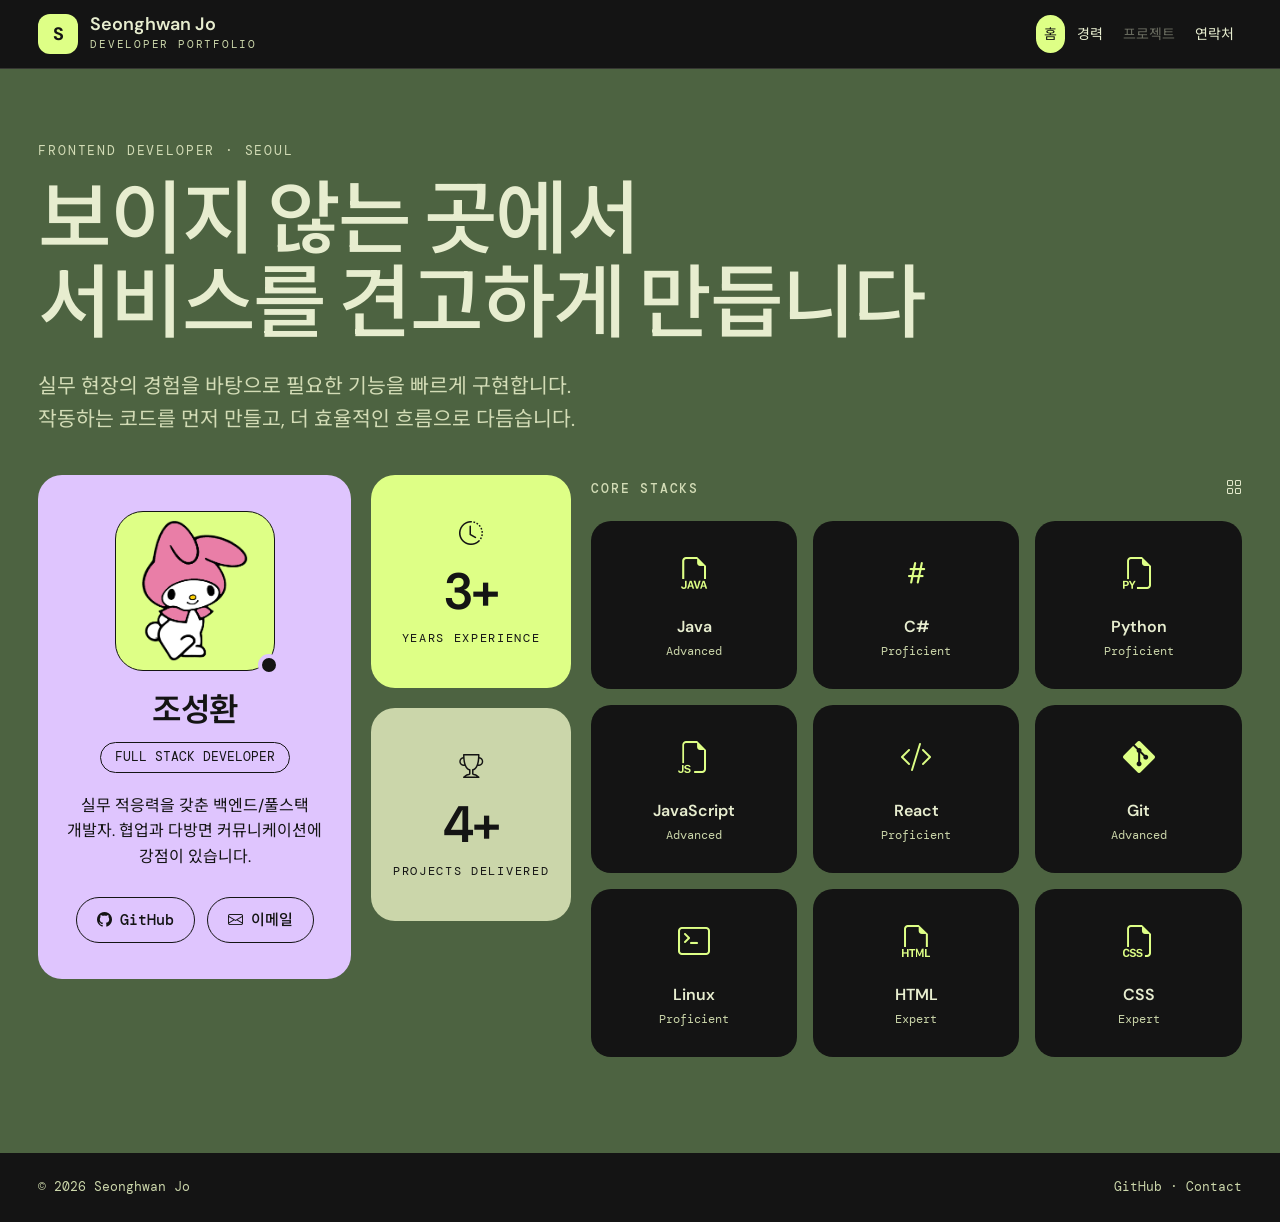
<file: index.html>
<!DOCTYPE html>
<html lang="ko">
    <head>
        <meta charset="utf-8" />
        <meta name="viewport" content="width=device-width, initial-scale=1, shrink-to-fit=no" />
        <meta name="description" content="프론트엔드 개발자 조성환의 포트폴리오" />
        <title>조성환 | 개발자 포트폴리오</title>
        <link rel="icon" type="image/x-icon" href="assets/favicon.ico" />
        <link rel="preconnect" href="https://fonts.googleapis.com" />
        <link rel="preconnect" href="https://fonts.gstatic.com" crossorigin />
        <link href="https://fonts.googleapis.com/css2?family=DM+Mono:wght@400;500&amp;family=DM+Sans:wght@400;500;600;700&amp;family=Noto+Sans+KR:wght@400;500;700&amp;display=swap" rel="stylesheet" />
        <link href="https://cdn.jsdelivr.net/npm/bootstrap-icons@1.8.1/font/bootstrap-icons.css" rel="stylesheet" />
        <!-- Bootstrap -->
        <link href="css/styles.css" rel="stylesheet" />
        <!-- Portfolio design system (design/DESIGN.md) -->
        <link href="css/custom.css" rel="stylesheet" />
    </head>
    <body class="pf d-flex flex-column">
        <!-- Header -->
        <header class="pf-header">
            <nav class="navbar navbar-expand-lg navbar-dark">
                <div class="pf-container d-flex flex-wrap align-items-center justify-content-between w-100">
                    <a class="pf-brand" href="index.html">
                        <span class="pf-logo" aria-hidden="true">S</span>
                        <span>
                            <span class="pf-brand__name">Seonghwan Jo</span>
                            <span class="pf-brand__sub">Developer Portfolio</span>
                        </span>
                    </a>
                    <button class="navbar-toggler" type="button" data-bs-toggle="collapse" data-bs-target="#pfNav" aria-controls="pfNav" aria-expanded="false" aria-label="메뉴 열기"><span class="navbar-toggler-icon"></span></button>
                    <div class="collapse navbar-collapse justify-content-lg-end" id="pfNav">
                        <ul class="navbar-nav pf-nav mt-3 mt-lg-0">
                            <li class="nav-item"><a class="nav-link active" aria-current="page" href="index.html">홈</a></li>
                            <li class="nav-item"><a class="nav-link" href="resume.html">경력</a></li>
                            <li class="nav-item"><!-- 임시 비활성화: 복구하려면 href="projects.html" 을 되살리고 disabled 관련 속성을 지우세요 --><a class="nav-link disabled" aria-disabled="true" tabindex="-1" title="준비 중입니다">프로젝트</a></li>
                            <li class="nav-item"><a class="nav-link" href="contact.html">연락처</a></li>
                        </ul>
                    </div>
                </div>
            </nav>
        </header>

        <main class="pf-main flex-grow-1">
            <div class="pf-container">
                <!-- Hero -->
                <p class="pf-eyebrow">Frontend Developer · Seoul</p>
                <h1 class="pf-title">보이지 않는 곳에서<br />서비스를 견고하게 만듭니다</h1>
                <p class="pf-lead">실무 현장의 경험을 바탕으로 필요한 기능을 빠르게 구현합니다.<br> 작동하는 코드를 먼저 만들고, 더 효율적인 흐름으로 다듬습니다.</p>

                <!-- Dashboard -->
                <div class="pf-dash">
                    <!-- Profile card -->
                    <section class="pf-card pf-card--lavender pf-profile" aria-label="프로필">
                        <div class="pf-avatar"><img src="assets/pngegg.png" alt="프로필 이미지" /></div>
                        <h2 class="pf-profile__name">조성환</h2>
                        <span class="pf-pill">FULL STACK DEVELOPER</span>
                        <p class="pf-profile__bio">실무 적응력을 갖춘 백엔드/풀스택 개발자. 협업과 다방면 커뮤니케이션에 강점이 있습니다.</p>
                        <div class="pf-profile__actions">
                            <a class="pf-btn" href="https://github.com/jamonggg2"><i class="bi bi-github"></i> GitHub</a>
                            <a class="pf-btn" href="contact.html"><i class="bi bi-envelope"></i> 이메일</a>
                        </div>
                    </section>

                    <!-- Stat cards -->
                    <div class="pf-dash__stats">
                        <section class="pf-card pf-card--lime pf-stat" aria-label="경력 연차">
                            <i class="bi bi-clock-history pf-stat__icon" aria-hidden="true"></i>
                            <div class="pf-stat__num">3+</div>
                            <div class="pf-stat__label">Years Experience</div>
                        </section>
                        <section class="pf-card pf-card--sage pf-stat" aria-label="완료 프로젝트 수">
                            <i class="bi bi-trophy pf-stat__icon" aria-hidden="true"></i>
                            <div class="pf-stat__num">4+</div>
                            <div class="pf-stat__label">Projects Delivered</div>
                        </section>
                    </div>

                    <!-- Core stacks -->
                    <section class="pf-dash__stacks" aria-labelledby="stacksTitle">
                        <div class="pf-section-head">
                            <h2 class="pf-eyebrow mb-0" id="stacksTitle">Core Stacks</h2>
                            <i class="bi bi-grid" aria-hidden="true"></i>
                        </div>
                        <div class="pf-tiles">
                            <div class="pf-tile"><i class="bi bi-filetype-java" aria-hidden="true"></i><span class="pf-tile__name">Java</span><span class="pf-tile__level">Advanced</span></div>
                            <div class="pf-tile"><i class="bi bi-hash" aria-hidden="true"></i><span class="pf-tile__name">C#</span><span class="pf-tile__level">Proficient</span></div>
                            <div class="pf-tile"><i class="bi bi-filetype-py" aria-hidden="true"></i><span class="pf-tile__name">Python</span><span class="pf-tile__level">Proficient</span></div>
                            <div class="pf-tile"><i class="bi bi-filetype-js" aria-hidden="true"></i><span class="pf-tile__name">JavaScript</span><span class="pf-tile__level">Advanced</span></div>
                            <div class="pf-tile"><i class="bi bi-code-slash" aria-hidden="true"></i><span class="pf-tile__name">React</span><span class="pf-tile__level">Proficient</span></div>
                            <div class="pf-tile"><i class="bi bi-git" aria-hidden="true"></i><span class="pf-tile__name">Git</span><span class="pf-tile__level">Advanced</span></div>
                            <div class="pf-tile"><i class="bi bi-terminal" aria-hidden="true"></i><span class="pf-tile__name">Linux</span><span class="pf-tile__level">Proficient</span></div>
                            <div class="pf-tile"><i class="bi bi-filetype-html" aria-hidden="true"></i><span class="pf-tile__name">HTML</span><span class="pf-tile__level">Expert</span></div>
                            <div class="pf-tile"><i class="bi bi-filetype-css" aria-hidden="true"></i><span class="pf-tile__name">CSS</span><span class="pf-tile__level">Expert</span></div>
                        </div>
                    </section>
                </div>
            </div>
        </main>

        <!-- Footer -->
        <footer class="pf-footer">
            <div class="pf-container d-flex flex-wrap justify-content-between gap-2">
                <span>&copy; 2026 Seonghwan Jo</span>
                <span><a href="https://github.com/jamonggg2">GitHub</a> &middot; <a href="contact.html">Contact</a></span>
            </div>
        </footer>

        <script src="https://cdn.jsdelivr.net/npm/bootstrap@5.2.3/dist/js/bootstrap.bundle.min.js"></script>
        <script src="js/scripts.js"></script>
    </body>
</html>
</file>
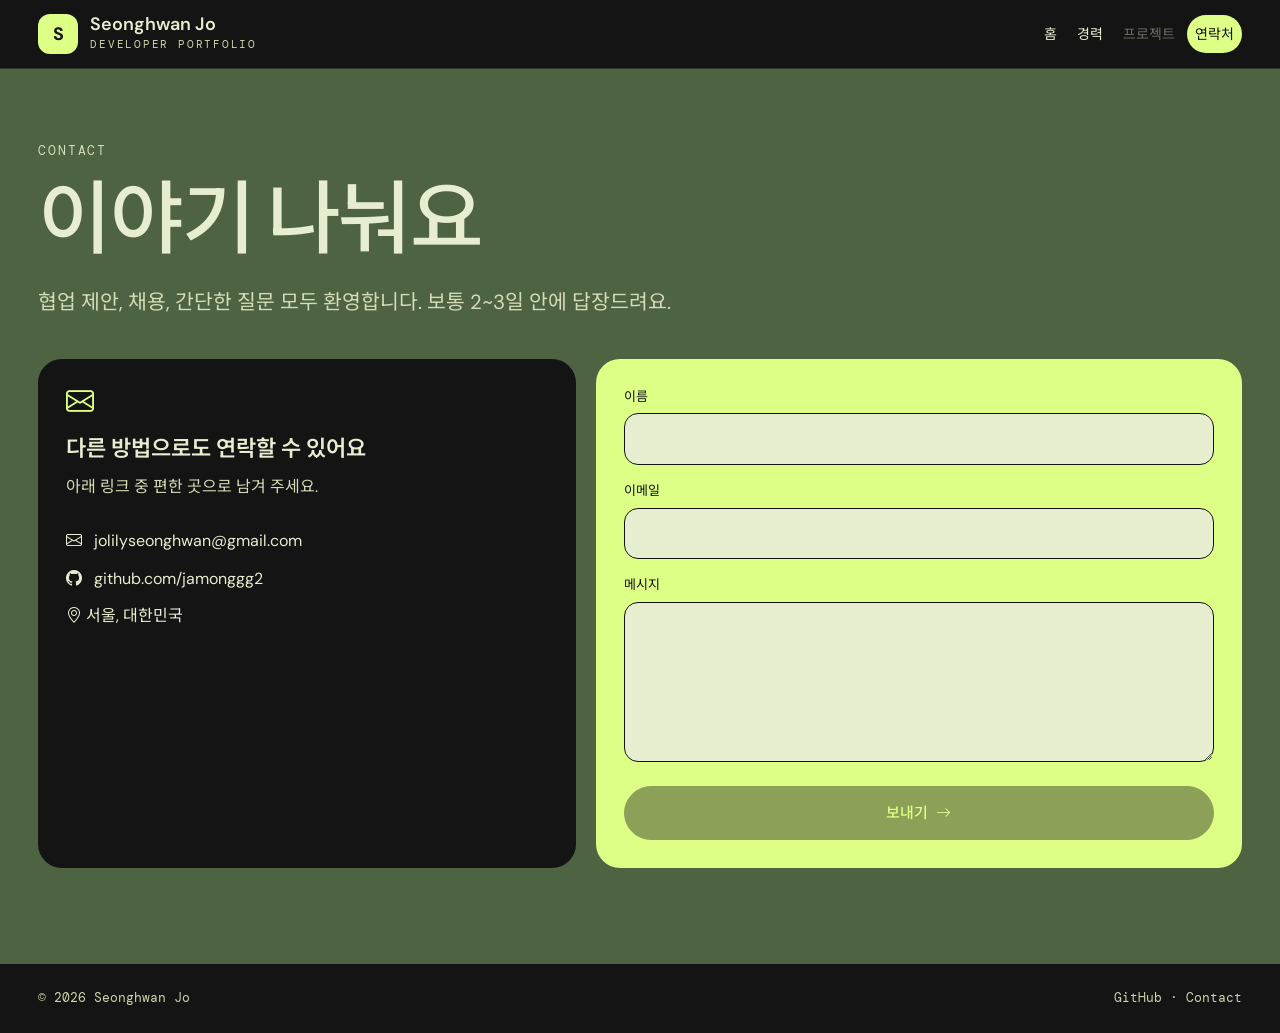
<file: contact.html>
<!DOCTYPE html>
<html lang="ko">
    <head>
        <meta charset="utf-8" />
        <meta name="viewport" content="width=device-width, initial-scale=1, shrink-to-fit=no" />
        <meta name="description" content="조성환에게 연락하기" />
        <title>연락처 | 조성환 포트폴리오</title>
        <link rel="icon" type="image/x-icon" href="assets/favicon.ico" />
        <link rel="preconnect" href="https://fonts.googleapis.com" />
        <link rel="preconnect" href="https://fonts.gstatic.com" crossorigin />
        <link href="https://fonts.googleapis.com/css2?family=DM+Mono:wght@400;500&amp;family=DM+Sans:wght@400;500;600;700&amp;family=Noto+Sans+KR:wght@400;500;700&amp;display=swap" rel="stylesheet" />
        <link href="https://cdn.jsdelivr.net/npm/bootstrap-icons@1.8.1/font/bootstrap-icons.css" rel="stylesheet" />
        <link href="css/styles.css" rel="stylesheet" />
        <link href="css/custom.css" rel="stylesheet" />
    </head>
    <body class="pf d-flex flex-column">
        <header class="pf-header">
            <nav class="navbar navbar-expand-lg navbar-dark">
                <div class="pf-container d-flex flex-wrap align-items-center justify-content-between w-100">
                    <a class="pf-brand" href="index.html">
                        <span class="pf-logo" aria-hidden="true">S</span>
                        <span>
                            <span class="pf-brand__name">Seonghwan Jo</span>
                            <span class="pf-brand__sub">Developer Portfolio</span>
                        </span>
                    </a>
                    <button class="navbar-toggler" type="button" data-bs-toggle="collapse" data-bs-target="#pfNav" aria-controls="pfNav" aria-expanded="false" aria-label="메뉴 열기"><span class="navbar-toggler-icon"></span></button>
                    <div class="collapse navbar-collapse justify-content-lg-end" id="pfNav">
                        <ul class="navbar-nav pf-nav mt-3 mt-lg-0">
                            <li class="nav-item"><a class="nav-link" href="index.html">홈</a></li>
                            <li class="nav-item"><a class="nav-link" href="resume.html">경력</a></li>
                            <li class="nav-item"><!-- 임시 비활성화: 복구하려면 href="projects.html" 을 되살리고 disabled 관련 속성을 지우세요 --><a class="nav-link disabled" aria-disabled="true" tabindex="-1" title="준비 중입니다">프로젝트</a></li>
                            <li class="nav-item"><a class="nav-link active" aria-current="page" href="contact.html">연락처</a></li>
                        </ul>
                    </div>
                </div>
            </nav>
        </header>

        <main class="pf-main flex-grow-1">
            <div class="pf-container">
                <p class="pf-eyebrow">Contact</p>
                <h1 class="pf-title">이야기 나눠요</h1>
                <p class="pf-lead">협업 제안, 채용, 간단한 질문 모두 환영합니다. 보통 2~3일 안에 답장드려요.</p>

                <div class="pf-contact">
                    <!-- 연락 방법 -->
                    <section class="pf-card pf-card--dark" aria-label="연락 방법">
                        <i class="bi bi-envelope pf-card__icon" style="color: var(--pf-lime);" aria-hidden="true"></i>
                        <h2 class="pf-card__title">다른 방법으로도 연락할 수 있어요</h2>
                        <p class="pf-card__text" style="color: var(--pf-muted);">아래 링크 중 편한 곳으로 남겨 주세요.</p>
                        <ul class="pf-contact__links">
                            <li><a href="mailto:jolilyseonghwan@gmail.com"><i class="bi bi-envelope" aria-hidden="true"></i> jolilyseonghwan@gmail.com</a></li>
                            <li><a href="https://github.com/jamonggg2"><i class="bi bi-github" aria-hidden="true"></i> github.com/jamonggg2</a></li>
                            <li><span><i class="bi bi-geo-alt" aria-hidden="true"></i> 서울, 대한민국</span></li>
                        </ul>
                    </section>

                    <!-- 문의 폼 (샘플: 실제 전송 기능은 연결되어 있지 않음) -->
                    <section class="pf-card pf-card--lime" aria-label="문의 폼">
                        <form id="contactForm" action="mailto:hello@example.com" method="post" enctype="text/plain">
                            <div class="pf-field">
                                <label for="name">이름</label>
                                <input id="name" name="name" type="text" required autocomplete="name" />
                            </div>
                            <div class="pf-field">
                                <label for="email">이메일</label>
                                <input id="email" name="email" type="email" required autocomplete="email" />
                            </div>
                            <div class="pf-field">
                                <label for="message">메시지</label>
                                <textarea id="message" name="message" required></textarea>
                            </div>
                            <!-- 임시 비활성화: 복구하려면 disabled, title 속성을 지우세요 --><button class="pf-btn pf-btn--ink pf-btn--block" type="submit" disabled title="준비 중입니다">보내기 <i class="bi bi-arrow-right" aria-hidden="true"></i></button>
                        </form>
                    </section>
                </div>
            </div>
        </main>

        <footer class="pf-footer">
            <div class="pf-container d-flex flex-wrap justify-content-between gap-2">
                <span>&copy; 2026 Seonghwan Jo</span>
                <span><a href="https://github.com/jamonggg2">GitHub</a> &middot; <a href="contact.html">Contact</a></span>
            </div>
        </footer>

        <script src="https://cdn.jsdelivr.net/npm/bootstrap@5.2.3/dist/js/bootstrap.bundle.min.js"></script>
        <script src="js/scripts.js"></script>
    </body>
</html>
</file>
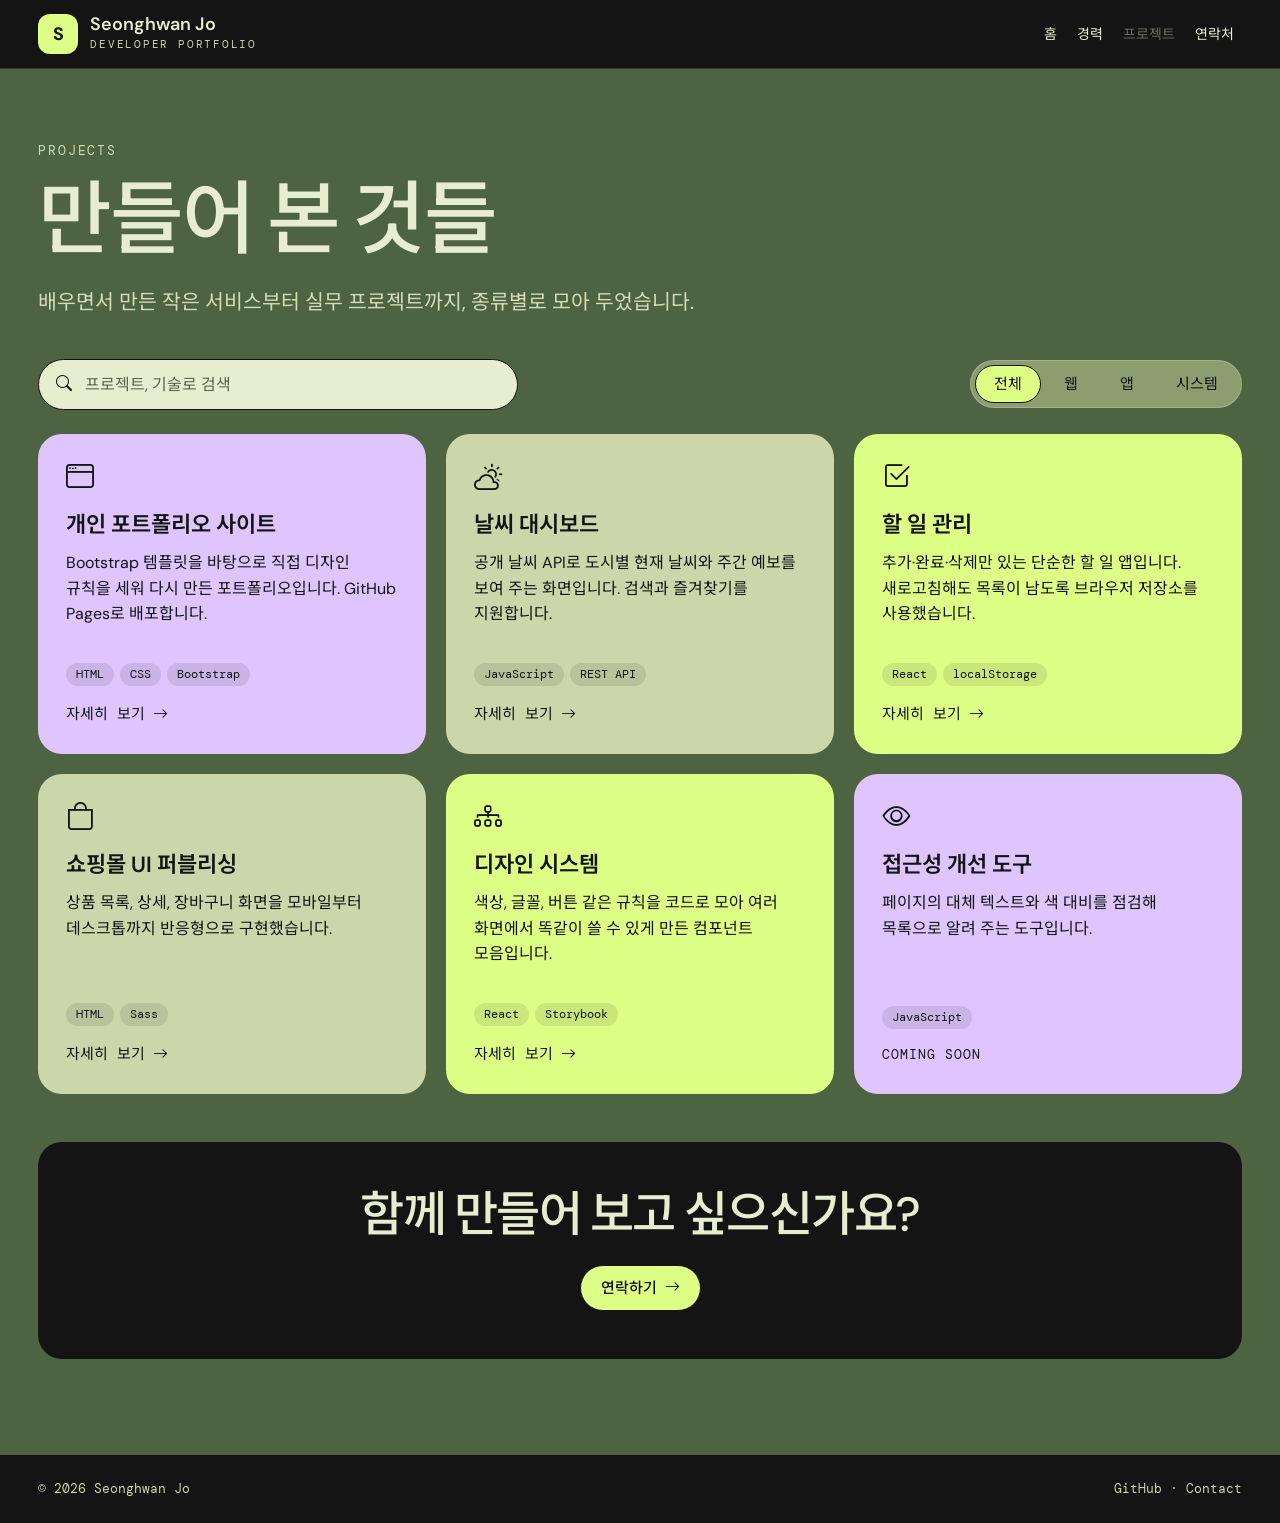
<file: projects.html>
<!DOCTYPE html>
<html lang="ko">
    <head>
        <meta charset="utf-8" />
        <meta name="viewport" content="width=device-width, initial-scale=1, shrink-to-fit=no" />
        <meta name="description" content="조성환의 프로젝트 모음" />
        <title>프로젝트 | 조성환 포트폴리오</title>
        <link rel="icon" type="image/x-icon" href="assets/favicon.ico" />
        <link rel="preconnect" href="https://fonts.googleapis.com" />
        <link rel="preconnect" href="https://fonts.gstatic.com" crossorigin />
        <link href="https://fonts.googleapis.com/css2?family=DM+Mono:wght@400;500&amp;family=DM+Sans:wght@400;500;600;700&amp;family=Noto+Sans+KR:wght@400;500;700&amp;display=swap" rel="stylesheet" />
        <link href="https://cdn.jsdelivr.net/npm/bootstrap-icons@1.8.1/font/bootstrap-icons.css" rel="stylesheet" />
        <link href="css/styles.css" rel="stylesheet" />
        <link href="css/custom.css" rel="stylesheet" />
    </head>
    <body class="pf d-flex flex-column">
        <header class="pf-header">
            <nav class="navbar navbar-expand-lg navbar-dark">
                <div class="pf-container d-flex flex-wrap align-items-center justify-content-between w-100">
                    <a class="pf-brand" href="index.html">
                        <span class="pf-logo" aria-hidden="true">S</span>
                        <span>
                            <span class="pf-brand__name">Seonghwan Jo</span>
                            <span class="pf-brand__sub">Developer Portfolio</span>
                        </span>
                    </a>
                    <button class="navbar-toggler" type="button" data-bs-toggle="collapse" data-bs-target="#pfNav" aria-controls="pfNav" aria-expanded="false" aria-label="메뉴 열기"><span class="navbar-toggler-icon"></span></button>
                    <div class="collapse navbar-collapse justify-content-lg-end" id="pfNav">
                        <ul class="navbar-nav pf-nav mt-3 mt-lg-0">
                            <li class="nav-item"><a class="nav-link" href="index.html">홈</a></li>
                            <li class="nav-item"><a class="nav-link" href="resume.html">경력</a></li>
                            <li class="nav-item"><!-- 임시 비활성화: 복구하려면 href="projects.html" 을 되살리고 disabled 관련 속성을 지우세요 --><a class="nav-link disabled" aria-disabled="true" tabindex="-1" title="준비 중입니다">프로젝트</a></li>
                            <li class="nav-item"><a class="nav-link" href="contact.html">연락처</a></li>
                        </ul>
                    </div>
                </div>
            </nav>
        </header>

        <main class="pf-main flex-grow-1">
            <div class="pf-container">
                <p class="pf-eyebrow">Projects</p>
                <h1 class="pf-title">만들어 본 것들</h1>
                <p class="pf-lead">배우면서 만든 작은 서비스부터 실무 프로젝트까지, 종류별로 모아 두었습니다.</p>

                <div class="pf-toolbar">
                    <div class="pf-search">
                        <i class="bi bi-search" aria-hidden="true"></i>
                        <input type="search" id="pfSearch" placeholder="프로젝트, 기술로 검색" aria-label="프로젝트 검색" />
                    </div>
                    <div class="pf-toggle" role="group" aria-label="프로젝트 종류 필터">
                        <button type="button" data-filter="all" aria-pressed="true">전체</button>
                        <button type="button" data-filter="웹" aria-pressed="false">웹</button>
                        <button type="button" data-filter="앱" aria-pressed="false">앱</button>
                        <button type="button" data-filter="시스템" aria-pressed="false">시스템</button>
                    </div>
                </div>

                <div class="pf-projects" id="pfList">
                    <article class="pf-card pf-card--lavender pf-project" data-item data-category="웹">
                        <i class="bi bi-window pf-card__icon" aria-hidden="true"></i>
                        <h2 class="pf-card__title">개인 포트폴리오 사이트</h2>
                        <p class="pf-card__text">Bootstrap 템플릿을 바탕으로 직접 디자인 규칙을 세워 다시 만든 포트폴리오입니다. GitHub Pages로 배포합니다.</p>
                        <div class="pf-project__tags"><span class="pf-pill pf-pill--tag">HTML</span><span class="pf-pill pf-pill--tag">CSS</span><span class="pf-pill pf-pill--tag">Bootstrap</span></div>
                        <a class="pf-project__link" href="https://github.com/jamonggg2">자세히 보기 <i class="bi bi-arrow-right" aria-hidden="true"></i></a>
                    </article>
                    <article class="pf-card pf-card--sage pf-project" data-item data-category="앱">
                        <i class="bi bi-cloud-sun pf-card__icon" aria-hidden="true"></i>
                        <h2 class="pf-card__title">날씨 대시보드</h2>
                        <p class="pf-card__text">공개 날씨 API로 도시별 현재 날씨와 주간 예보를 보여 주는 화면입니다. 검색과 즐겨찾기를 지원합니다.</p>
                        <div class="pf-project__tags"><span class="pf-pill pf-pill--tag">JavaScript</span><span class="pf-pill pf-pill--tag">REST API</span></div>
                        <a class="pf-project__link" href="#!">자세히 보기 <i class="bi bi-arrow-right" aria-hidden="true"></i></a>
                    </article>
                    <article class="pf-card pf-card--lime pf-project" data-item data-category="앱">
                        <i class="bi bi-check2-square pf-card__icon" aria-hidden="true"></i>
                        <h2 class="pf-card__title">할 일 관리</h2>
                        <p class="pf-card__text">추가·완료·삭제만 있는 단순한 할 일 앱입니다. 새로고침해도 목록이 남도록 브라우저 저장소를 사용했습니다.</p>
                        <div class="pf-project__tags"><span class="pf-pill pf-pill--tag">React</span><span class="pf-pill pf-pill--tag">localStorage</span></div>
                        <a class="pf-project__link" href="#!">자세히 보기 <i class="bi bi-arrow-right" aria-hidden="true"></i></a>
                    </article>
                    <article class="pf-card pf-card--sage pf-project" data-item data-category="웹">
                        <i class="bi bi-bag pf-card__icon" aria-hidden="true"></i>
                        <h2 class="pf-card__title">쇼핑몰 UI 퍼블리싱</h2>
                        <p class="pf-card__text">상품 목록, 상세, 장바구니 화면을 모바일부터 데스크톱까지 반응형으로 구현했습니다.</p>
                        <div class="pf-project__tags"><span class="pf-pill pf-pill--tag">HTML</span><span class="pf-pill pf-pill--tag">Sass</span></div>
                        <a class="pf-project__link" href="#!">자세히 보기 <i class="bi bi-arrow-right" aria-hidden="true"></i></a>
                    </article>
                    <article class="pf-card pf-card--lime pf-project" data-item data-category="시스템">
                        <i class="bi bi-diagram-3 pf-card__icon" aria-hidden="true"></i>
                        <h2 class="pf-card__title">디자인 시스템</h2>
                        <p class="pf-card__text">색상, 글꼴, 버튼 같은 규칙을 코드로 모아 여러 화면에서 똑같이 쓸 수 있게 만든 컴포넌트 모음입니다.</p>
                        <div class="pf-project__tags"><span class="pf-pill pf-pill--tag">React</span><span class="pf-pill pf-pill--tag">Storybook</span></div>
                        <a class="pf-project__link" href="#!">자세히 보기 <i class="bi bi-arrow-right" aria-hidden="true"></i></a>
                    </article>
                    <article class="pf-card pf-card--lavender pf-project" data-item data-category="시스템">
                        <i class="bi bi-eye pf-card__icon" aria-hidden="true"></i>
                        <h2 class="pf-card__title">접근성 개선 도구</h2>
                        <p class="pf-card__text">페이지의 대체 텍스트와 색 대비를 점검해 목록으로 알려 주는 도구입니다.</p>
                        <div class="pf-project__tags"><span class="pf-pill pf-pill--tag">JavaScript</span></div>
                        <span class="pf-project__soon">Coming soon</span>
                    </article>
                </div>
                <p class="pf-empty" id="pfEmpty" hidden>조건에 맞는 프로젝트가 없습니다.</p>

                <!-- CTA -->
                <section class="pf-card pf-card--dark mt-5 text-center" style="padding: 48px 28px;">
                    <h2 class="pf-title" style="font-size: clamp(1.75rem, 4vw, 3rem); margin-bottom: 24px;">함께 만들어 보고 싶으신가요?</h2>
                    <a class="pf-btn pf-btn--lime" href="contact.html">연락하기 <i class="bi bi-arrow-right" aria-hidden="true"></i></a>
                </section>
            </div>
        </main>

        <footer class="pf-footer">
            <div class="pf-container d-flex flex-wrap justify-content-between gap-2">
                <span>&copy; 2026 Seonghwan Jo</span>
                <span><a href="https://github.com/jamonggg2">GitHub</a> &middot; <a href="contact.html">Contact</a></span>
            </div>
        </footer>

        <script src="https://cdn.jsdelivr.net/npm/bootstrap@5.2.3/dist/js/bootstrap.bundle.min.js"></script>
        <script src="js/scripts.js"></script>
    </body>
</html>
</file>
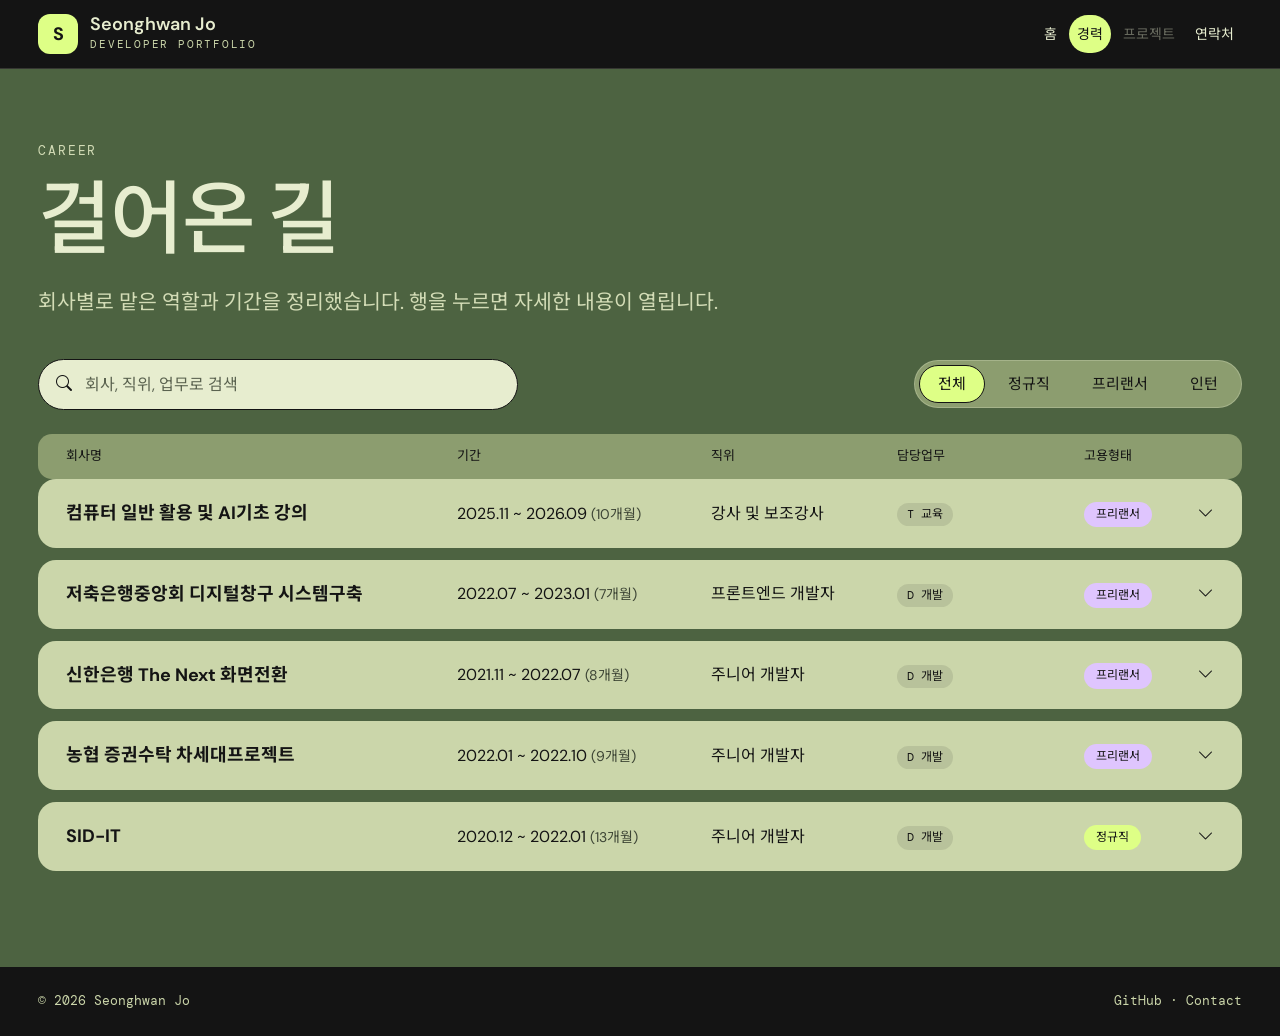
<file: resume.html>
<!DOCTYPE html>
<html lang="ko">
    <head>
        <meta charset="utf-8" />
        <meta name="viewport" content="width=device-width, initial-scale=1, shrink-to-fit=no" />
        <meta name="description" content="조성환의 경력 사항" />
        <title>경력 | 조성환 포트폴리오</title>
        <link rel="icon" type="image/x-icon" href="assets/favicon.ico" />
        <link rel="preconnect" href="https://fonts.googleapis.com" />
        <link rel="preconnect" href="https://fonts.gstatic.com" crossorigin />
        <link href="https://fonts.googleapis.com/css2?family=DM+Mono:wght@400;500&amp;family=DM+Sans:wght@400;500;600;700&amp;family=Noto+Sans+KR:wght@400;500;700&amp;display=swap" rel="stylesheet" />
        <link href="https://cdn.jsdelivr.net/npm/bootstrap-icons@1.8.1/font/bootstrap-icons.css" rel="stylesheet" />
        <link href="css/styles.css" rel="stylesheet" />
        <link href="css/custom.css" rel="stylesheet" />
    </head>
    <body class="pf d-flex flex-column">
        <header class="pf-header">
            <nav class="navbar navbar-expand-lg navbar-dark">
                <div class="pf-container d-flex flex-wrap align-items-center justify-content-between w-100">
                    <a class="pf-brand" href="index.html">
                        <span class="pf-logo" aria-hidden="true">S</span>
                        <span>
                            <span class="pf-brand__name">Seonghwan Jo</span>
                            <span class="pf-brand__sub">Developer Portfolio</span>
                        </span>
                    </a>
                    <button class="navbar-toggler" type="button" data-bs-toggle="collapse" data-bs-target="#pfNav" aria-controls="pfNav" aria-expanded="false" aria-label="메뉴 열기"><span class="navbar-toggler-icon"></span></button>
                    <div class="collapse navbar-collapse justify-content-lg-end" id="pfNav">
                        <ul class="navbar-nav pf-nav mt-3 mt-lg-0">
                            <li class="nav-item"><a class="nav-link" href="index.html">홈</a></li>
                            <li class="nav-item"><a class="nav-link active" aria-current="page" href="resume.html">경력</a></li>
                            <li class="nav-item"><!-- 임시 비활성화: 복구하려면 href="projects.html" 을 되살리고 disabled 관련 속성을 지우세요 --><a class="nav-link disabled" aria-disabled="true" tabindex="-1" title="준비 중입니다">프로젝트</a></li>
                            <li class="nav-item"><a class="nav-link" href="contact.html">연락처</a></li>
                        </ul>
                    </div>
                </div>
            </nav>
        </header>

        <main class="pf-main flex-grow-1">
            <div class="pf-container">
                <p class="pf-eyebrow">Career</p>
                <h1 class="pf-title">걸어온 길</h1>
                <p class="pf-lead">회사별로 맡은 역할과 기간을 정리했습니다. 행을 누르면 자세한 내용이 열립니다.</p>

                <!-- Toolbar: 검색 + 필터 -->
                <div class="pf-toolbar">
                    <div class="pf-search">
                        <i class="bi bi-search" aria-hidden="true"></i>
                        <input type="search" id="pfSearch" placeholder="회사, 직위, 업무로 검색" aria-label="경력 검색" />
                    </div>
                    <div class="pf-toggle" role="group" aria-label="고용 형태 필터">
                        <button type="button" data-filter="all" aria-pressed="true">전체</button>
                        <button type="button" data-filter="정규직" aria-pressed="false">정규직</button>
                        <button type="button" data-filter="프리랜서" aria-pressed="false">프리랜서</button>
                        <button type="button" data-filter="인턴" aria-pressed="false">인턴</button>
                    </div>
                </div>

                <!-- Career list -->
                <div class="pf-list__head" aria-hidden="true">
                    <span>회사명</span><span>기간</span><span>직위</span><span>담당업무</span><span>고용형태</span><span></span>
                </div>
                <ul class="pf-list" id="pfList">
                    <li class="pf-row" data-item data-category="프리랜서">
                        <button class="pf-row__main" type="button" data-bs-toggle="collapse" data-bs-target="#career1" aria-expanded="false" aria-controls="career1">
                            <span class="pf-row__company">컴퓨터 일반 활용 및 AI기초 강의</span>
                            <span class="pf-row__period">2025.11 ~ 2026.09 <small>(10개월)</small></span>
                            <span class="pf-row__role">강사 및 보조강사</span>
                            <span class="pf-row__tags"><span class="pf-pill pf-pill--tag">T 교육</span></span>
                            <span class="pf-row__status"><span class="pf-badge pf-badge--lavender">프리랜서</span></span>
                            <i class="bi bi-chevron-down pf-row__chev" aria-hidden="true"></i>
                        </button>
                        <div class="collapse" id="career1"><div class="pf-row__detail">
                            <ul>
                                <li>여성장애인력개발센터 OA 교육 및 기초AI 활용교육 보조</li>
                                <li>여성자활센터 해봄 OA 교육 및 관련 자격증 교육진행</li>
                            </ul>
                        </div></div>
                    </li>
                    <li class="pf-row" data-item data-category="프리랜서">
                        <button class="pf-row__main" type="button" data-bs-toggle="collapse" data-bs-target="#career2" aria-expanded="false" aria-controls="career2">
                            <span class="pf-row__company">저축은행중앙회 디지털창구 시스템구축</span>
                            <span class="pf-row__period">2022.07 ~ 2023.01 <small>(7개월)</small></span>
                            <span class="pf-row__role">프론트엔드 개발자</span>
                            <span class="pf-row__tags"><span class="pf-pill pf-pill--tag">D 개발</span></span>
                            <span class="pf-row__status"><span class="pf-badge pf-badge--lavender">프리랜서</span></span>
                            <i class="bi bi-chevron-down pf-row__chev" aria-hidden="true"></i>
                        </button>
                        <div class="collapse" id="career2"><div class="pf-row__detail">
                            <ul>
                                <li>C#을 사용하여 은행 디지털창구 클라이언트 프로그램 개발</li>
                                <li>은행 수신, 여신, 고객 업무관련 전자서식 개발</li>
                                <li>은행 현장지원 및 사용자 교육 프로그램 수행</li>
                            </ul>
                        </div></div>
                    </li>
                    <li class="pf-row" data-item data-category="프리랜서">
                        <button class="pf-row__main" type="button" data-bs-toggle="collapse" data-bs-target="#career3" aria-expanded="false" aria-controls="career3">
                            <span class="pf-row__company">신한은행 The Next 화면전환</span>
                            <span class="pf-row__period">2021.11 ~ 2022.07 <small>(8개월)</small></span>
                            <span class="pf-row__role">주니어 개발자</span>
                            <span class="pf-row__tags"><span class="pf-pill pf-pill--tag">D 개발</span></span>
                            <span class="pf-row__status"><span class="pf-badge pf-badge--lavender">프리랜서</span></span>
                            <i class="bi bi-chevron-down pf-row__chev" aria-hidden="true"></i>
                        </button>
                        <div class="collapse" id="career3"><div class="pf-row__detail">
                            <ul>
                                <li>물류업무팀</li>
                                <li>webSquare를 사용하여 bpr물류업무 화면 및 공통화면 화면전환과 신규개발</li>
                            </ul>
                        </div></div>
                    </li>
                    <li class="pf-row" data-item data-category="프리랜서">
                        <button class="pf-row__main" type="button" data-bs-toggle="collapse" data-bs-target="#career4" aria-expanded="false" aria-controls="career4">
                            <span class="pf-row__company">농협 증권수탁 차세대프로젝트</span>
                            <span class="pf-row__period">2022.01 ~ 2022.10 <small>(9개월)</small></span>
                            <span class="pf-row__role">주니어 개발자</span>
                            <span class="pf-row__tags"><span class="pf-pill pf-pill--tag">D 개발</span></span>
                            <span class="pf-row__status"><span class="pf-badge pf-badge--lavender">프리랜서</span></span>
                            <i class="bi bi-chevron-down pf-row__chev" aria-hidden="true"></i>
                        </button>
                        <div class="collapse" id="career4"><div class="pf-row__detail">
                            <ul>
                                <li>데이터 이행팀</li>
                                <li>데이터 이행 배치 프로그램 개발</li>
                                <li>프로프레임C를 사용하여 데이터 이행 시에 필요로하는 각종 서비스 개발 (로그확인, 이상값검색, 데이터삭제확인 등)</li>
                            </ul>
                        </div></div>
                    </li>
                    <li class="pf-row" data-item data-category="정규직">
                        <button class="pf-row__main" type="button" data-bs-toggle="collapse" data-bs-target="#career5" aria-expanded="false" aria-controls="career5">
                            <span class="pf-row__company">SID-IT</span>
                            <span class="pf-row__period">2020.12 ~ 2022.01 <small>(13개월)</small></span>
                            <span class="pf-row__role">주니어 개발자</span>
                            <span class="pf-row__tags"><span class="pf-pill pf-pill--tag">D 개발</span></span>
                            <span class="pf-row__status"><span class="pf-badge pf-badge--lime">정규직</span></span>
                            <i class="bi bi-chevron-down pf-row__chev" aria-hidden="true"></i>
                        </button>
                        <div class="collapse" id="career5"><div class="pf-row__detail">
                            <ul>
                                <li>법무부 전자여행허가 시스템개발 시스템공통팀 : 각종 로그조회화면, IP관리서비스, 메뉴관리서비스 개발</li>
                                <li>농협 증권수탁 차세대프로젝트 데이터이행팀 : 데이터이행 배치 프로그램 개발</li>
                            </ul>
                        </div></div>
                    </li>
                </ul>
                <p class="pf-empty" id="pfEmpty" hidden>조건에 맞는 경력이 없습니다.</p>
            </div>
        </main>

        <footer class="pf-footer">
            <div class="pf-container d-flex flex-wrap justify-content-between gap-2">
                <span>&copy; 2026 Seonghwan Jo</span>
                <span><a href="https://github.com/jamonggg2">GitHub</a> &middot; <a href="contact.html">Contact</a></span>
            </div>
        </footer>

        <script src="https://cdn.jsdelivr.net/npm/bootstrap@5.2.3/dist/js/bootstrap.bundle.min.js"></script>
        <script src="js/scripts.js"></script>
    </body>
</html>
</file>
<file: css/custom.css>
/*
 * Portfolio design system — see design/DESIGN.md
 * styles.css(Bootstrap) 다음에 로드해서 덮어쓴다. 클래스는 모두 pf- 접두사.
 */

/* ---------- 1. Tokens ---------- */
:root {
  --pf-bg: #4d6341;
  --pf-ink: #141414;
  --pf-cream: #e7edcf;
  --pf-muted: #d3dcb6;
  --pf-lime: #deff86;
  --pf-lavender: #dfc5fe;
  --pf-sage: #cbd6aa;
  --pf-track: #8c9d6f;
  --pf-line: rgba(231, 237, 207, 0.28);

  --pf-radius-card: 24px;
  --pf-radius-md: 14px;
  --pf-radius-pill: 999px;

  --pf-font-sans: "DM Sans", "Noto Sans KR", system-ui, -apple-system, sans-serif;
  --pf-font-mono: "DM Mono", "Noto Sans KR", ui-monospace, SFMono-Regular, Menlo, monospace;

  --pf-gap: 20px;
  --pf-gutter: clamp(16px, 3vw, 40px);
}

/* ---------- 2. Base ---------- */
body.pf {
  background: var(--pf-bg);
  color: var(--pf-cream);
  font-family: var(--pf-font-sans);
  font-size: 1rem;
  line-height: 1.6;
  min-height: 100vh;
}
:where(.pf) a { color: inherit; } /* 우선순위를 최소로 낮춰 .pf-btn 등 클래스 색이 이기도록 */
.pf :focus-visible {
  outline: 2px solid var(--pf-ink);
  box-shadow: 0 0 0 5px var(--pf-lime);
}
.pf-container {
  width: 100%;
  max-width: 1360px;
  margin: 0 auto;
  padding: 0 var(--pf-gutter);
}
.pf-main { padding: clamp(32px, 6vw, 72px) 0 clamp(48px, 8vw, 96px); }

/* ---------- 3. Typography ---------- */
.pf-title {
  font-size: clamp(2.5rem, 6.5vw, 5rem);
  font-weight: 500;
  line-height: 1.05;
  letter-spacing: -0.03em;
  margin: 0 0 24px;
  word-break: keep-all;
}
.pf-lead {
  font-size: clamp(1.05rem, 1.6vw, 1.3rem);
  color: var(--pf-muted);
  max-width: 52ch;
  margin: 0 0 40px;
  word-break: keep-all;
}
.pf-eyebrow {
  font-family: var(--pf-font-mono);
  font-size: 0.8125rem;
  letter-spacing: 0.14em;
  text-transform: uppercase;
  color: var(--pf-muted);
  margin: 0 0 16px;
}
.pf-section-title {
  font-size: 1.5rem;
  font-weight: 600;
  letter-spacing: -0.01em;
  margin: 0;
}
.pf-section-head {
  display: flex;
  align-items: baseline;
  justify-content: space-between;
  gap: 16px;
  margin-bottom: 20px;
}

/* ---------- 4. Header / Footer ---------- */
.pf-header {
  background: var(--pf-ink);
  border-bottom: 1px solid rgba(231, 237, 207, 0.16);
}
.pf-header .navbar { padding: 14px 0; }
.pf-brand {
  display: flex;
  align-items: center;
  gap: 12px;
  text-decoration: none;
  color: var(--pf-cream);
}
.pf-logo {
  display: grid;
  place-items: center;
  width: 40px;
  height: 40px;
  border-radius: 12px;
  background: var(--pf-lime);
  color: var(--pf-ink);
  font-weight: 700;
  font-size: 1.125rem;
}
.pf-brand__name { display: block; font-weight: 600; font-size: 1.125rem; line-height: 1.2; }
.pf-brand__sub {
  display: block;
  font-family: var(--pf-font-mono);
  font-size: 0.6875rem;
  letter-spacing: 0.16em;
  text-transform: uppercase;
  color: var(--pf-sage);
}
.pf-nav { gap: 4px; }
.pf-nav .nav-link {
  font-family: var(--pf-font-mono);
  font-size: 0.875rem;
  color: var(--pf-cream);
  padding: 8px 16px;
  border-radius: var(--pf-radius-pill);
}
.pf-nav .nav-link:hover { background: rgba(231, 237, 207, 0.12); color: var(--pf-cream); }
.pf-nav .nav-link.disabled { opacity: 0.4; cursor: not-allowed; pointer-events: none; }
.pf-nav .nav-link.active { background: var(--pf-lime); color: var(--pf-ink); }
.pf-header .navbar-toggler { border-color: var(--pf-line); }

.pf-footer {
  background: var(--pf-ink);
  color: var(--pf-sage);
  font-family: var(--pf-font-mono);
  font-size: 0.8125rem;
  padding: 24px 0;
}
.pf-footer a { text-decoration: none; }
.pf-footer a:hover { color: var(--pf-lime); }

/* ---------- 5. Cards ---------- */
.pf-card {
  background: var(--pf-sage);
  color: var(--pf-ink);
  border-radius: var(--pf-radius-card);
  padding: 28px;
}
.pf-card--lavender { background: var(--pf-lavender); }
.pf-card--lime { background: var(--pf-lime); }
.pf-card--sage { background: var(--pf-sage); }
.pf-card--dark { background: var(--pf-ink); color: var(--pf-cream); }
.pf-card--line { background: transparent; color: var(--pf-cream); border: 1px solid var(--pf-line); }
.pf-card__icon { font-size: 1.75rem; line-height: 1; display: block; margin-bottom: 20px; }
.pf-card__title { font-size: 1.375rem; font-weight: 600; margin: 0 0 12px; }
.pf-card__text { margin: 0; word-break: keep-all; }

/* ---------- 6. Buttons / Pills / Toggle ---------- */
.pf-btn {
  display: inline-flex;
  align-items: center;
  gap: 8px;
  font-family: var(--pf-font-mono);
  font-size: 0.9375rem;
  font-weight: 500;
  padding: 10px 20px;
  border-radius: var(--pf-radius-pill);
  border: 1.5px solid var(--pf-ink);
  background: transparent;
  color: var(--pf-ink);
  text-decoration: none;
  cursor: pointer;
  transition: background 0.15s, color 0.15s;
}
.pf-btn:hover { background: var(--pf-ink); color: var(--pf-lime); }
.pf-btn--lime { background: var(--pf-lime); }
.pf-btn--ink { background: var(--pf-ink); color: var(--pf-lime); }
.pf-btn--ink:hover { background: var(--pf-lime); color: var(--pf-ink); }
.pf-btn--ghost { border-color: var(--pf-cream); color: var(--pf-cream); }
.pf-btn--ghost:hover { background: var(--pf-cream); color: var(--pf-ink); }
.pf-btn:disabled,
.pf-btn:disabled:hover { opacity: 0.4; cursor: not-allowed; }
.pf-btn--ink:disabled:hover { background: var(--pf-ink); color: var(--pf-lime); }
.pf-btn--block { width: 100%; justify-content: center; padding: 14px 20px; }

.pf-pill {
  display: inline-block;
  font-family: var(--pf-font-mono);
  font-size: 0.8125rem;
  padding: 4px 14px;
  border-radius: var(--pf-radius-pill);
  border: 1px solid currentColor;
  background: transparent;
}
.pf-pill--tag {
  border: 0;
  background: rgba(20, 20, 20, 0.1);
  padding: 2px 10px;
  font-size: 0.75rem;
}

/* ref03의 세그먼트 토글: 트랙 + 활성 라임 알약 */
.pf-toggle {
  display: inline-flex;
  flex-wrap: wrap;
  gap: 4px;
  padding: 4px;
  border-radius: var(--pf-radius-pill);
  background: var(--pf-track);
  border: 1px solid var(--pf-line);
}
.pf-toggle button {
  font-family: var(--pf-font-sans);
  font-size: 0.9375rem;
  color: var(--pf-ink);
  background: transparent;
  border: 1.5px solid transparent;
  padding: 6px 18px;
  border-radius: var(--pf-radius-pill);
  cursor: pointer;
}
.pf-toggle button[aria-pressed="true"] { background: var(--pf-lime); border-color: var(--pf-ink); }

.pf-badge {
  display: inline-block;
  font-family: var(--pf-font-mono);
  font-size: 0.75rem;
  padding: 3px 12px;
  border-radius: var(--pf-radius-pill);
  color: var(--pf-ink);
  background: var(--pf-sage);
}
.pf-badge--lime { background: var(--pf-lime); }
.pf-badge--lavender { background: var(--pf-lavender); }
.pf-badge--ink { background: var(--pf-ink); color: var(--pf-cream); }

/* ---------- 7. Dashboard (index) ---------- */
.pf-dash {
  display: grid;
  gap: var(--pf-gap);
  grid-template-columns: minmax(0, 1fr);
}
@media (min-width: 768px) {
  .pf-dash { grid-template-columns: repeat(2, minmax(0, 1fr)); }
  .pf-dash__stacks { grid-column: 1 / -1; }
}
@media (min-width: 1200px) {
  .pf-dash { grid-template-columns: minmax(300px, 1.25fr) minmax(200px, 0.75fr) minmax(0, 2.6fr); align-items: start; }
  .pf-dash__stacks { grid-column: auto; }
}

.pf-profile { text-align: center; padding: 36px 28px; }
.pf-avatar {
  position: relative;
  width: 160px;
  height: 160px;
  margin: 0 auto 20px;
  border-radius: 28px;
  background: var(--pf-lime);
  border: 1.5px solid var(--pf-ink);
}
.pf-avatar img { width: 100%; height: 100%; object-fit: contain; padding: 8px; }
.pf-avatar::after {
  content: "";
  position: absolute;
  right: -6px;
  bottom: -6px;
  width: 22px;
  height: 22px;
  border-radius: 50%;
  background: var(--pf-ink);
  border: 4px solid var(--pf-lavender);
}
.pf-profile__name { font-size: 2rem; font-weight: 600; margin: 0 0 12px; letter-spacing: -0.02em; }
.pf-profile__bio { margin: 20px 0 28px; word-break: keep-all; }
.pf-profile__actions { display: flex; flex-wrap: wrap; gap: 12px; justify-content: center; }

.pf-dash__stats { display: grid; gap: var(--pf-gap); grid-template-columns: repeat(2, minmax(0, 1fr)); }
@media (min-width: 1200px) { .pf-dash__stats { grid-template-columns: 1fr; } }
.pf-stat { text-align: center; padding: 40px 20px; }
.pf-stat__icon { font-size: 1.5rem; display: block; margin-bottom: 12px; }
.pf-stat__num { font-size: clamp(2.5rem, 4vw, 3.5rem); font-weight: 600; line-height: 1; letter-spacing: -0.03em; }
.pf-stat__label {
  margin-top: 12px;
  font-family: var(--pf-font-mono);
  font-size: 0.75rem;
  letter-spacing: 0.14em;
  text-transform: uppercase;
}

.pf-tiles { display: grid; gap: 12px; grid-template-columns: repeat(3, minmax(0, 1fr)); }
@media (min-width: 576px) { .pf-tiles { gap: 16px; } }
.pf-tile {
  background: var(--pf-ink);
  color: var(--pf-cream);
  border-radius: 20px;
  padding: 24px 8px;
  text-align: center;
}
@media (min-width: 576px) { .pf-tile { padding: 28px 16px; } }
.pf-tile i { display: block; font-size: 2rem; color: var(--pf-lime); margin-bottom: 14px; }
.pf-tile__name { display: block; font-weight: 600; }
.pf-tile__level {
  display: block;
  margin-top: 2px;
  font-family: var(--pf-font-mono);
  font-size: 0.75rem;
  color: var(--pf-sage);
}

/* ---------- 8. Toolbar + Career list (resume) ---------- */
.pf-toolbar { display: flex; flex-wrap: wrap; gap: 16px; align-items: center; justify-content: space-between; margin-bottom: 24px; }
.pf-search { position: relative; flex: 1 1 280px; max-width: 480px; }
.pf-search i { position: absolute; left: 18px; top: 50%; transform: translateY(-50%); color: var(--pf-ink); }
.pf-search input {
  width: 100%;
  font-family: var(--pf-font-sans);
  font-size: 1rem;
  padding: 12px 20px 12px 46px;
  border-radius: var(--pf-radius-pill);
  border: 1.5px solid var(--pf-ink);
  background: var(--pf-cream);
  color: var(--pf-ink);
}
.pf-search input::placeholder { color: #5b6350; }

.pf-list { list-style: none; margin: 0; padding: 0; display: grid; gap: 12px; }
.pf-list__head,
.pf-row__main {
  display: grid;
  align-items: center;
  gap: 16px;
  grid-template-columns: minmax(0, 2.2fr) minmax(0, 1.4fr) minmax(0, 1fr) minmax(0, 1fr) 90px 24px;
}
.pf-list__head {
  display: none;
  padding: 12px 28px;
  border-radius: var(--pf-radius-md);
  background: var(--pf-track);
  color: var(--pf-ink);
  font-family: var(--pf-font-mono);
  font-size: 0.8125rem;
}
@media (min-width: 992px) { .pf-list__head { display: grid; } }

.pf-row { background: var(--pf-sage); color: var(--pf-ink); border-radius: 18px; overflow: hidden; }
.pf-row[hidden] { display: none; }
.pf-row__main {
  width: 100%;
  text-align: left;
  padding: 20px 28px;
  background: transparent;
  border: 0;
  color: inherit;
  font: inherit;
  cursor: pointer;
}
.pf-row__main > span { display: block; }
.pf-row__company { font-size: 1.125rem; font-weight: 700; }
.pf-row__period small { color: #3d4535; }
.pf-row__tags { display: flex; flex-wrap: wrap; gap: 6px; }
.pf-row__chev { justify-self: end; transition: transform 0.2s; }
.pf-row__main[aria-expanded="true"] .pf-row__chev { transform: rotate(180deg); }
.pf-row__detail { padding: 0 28px 24px; word-break: keep-all; }
.pf-row__detail ul { margin: 8px 0 0; padding-left: 1.2rem; }

@media (max-width: 991.98px) {
  .pf-row__main { grid-template-columns: 1fr auto; gap: 8px 16px; padding: 20px; }
  .pf-row__company { grid-column: 1; }
  .pf-row__chev { grid-column: 2; grid-row: 1; }
  .pf-row__period, .pf-row__role, .pf-row__tags, .pf-row__status { grid-column: 1 / -1; }
  .pf-row__detail { padding: 0 20px 20px; }
}

.pf-empty { text-align: center; padding: 40px 0; color: var(--pf-muted); font-family: var(--pf-font-mono); }
.pf-empty[hidden] { display: none; }

/* ---------- 9. Project cards ---------- */
.pf-projects { display: grid; gap: var(--pf-gap); grid-template-columns: minmax(0, 1fr); }
@media (min-width: 768px) { .pf-projects { grid-template-columns: repeat(2, 1fr); } }
@media (min-width: 1200px) { .pf-projects { grid-template-columns: repeat(3, 1fr); } }
.pf-project { display: flex; flex-direction: column; min-height: 320px; }
.pf-project[hidden] { display: none; }
.pf-project .pf-card__text { flex: 1; }
.pf-project__tags { display: flex; flex-wrap: wrap; gap: 6px; margin: 16px 0; }
.pf-project__link {
  font-family: var(--pf-font-mono);
  font-size: 0.9375rem;
  text-decoration: none;
  display: inline-flex;
  gap: 8px;
  align-items: center;
}
.pf-project__link:hover { text-decoration: underline; }
.pf-project__soon { font-family: var(--pf-font-mono); font-size: 0.8125rem; letter-spacing: 0.08em; text-transform: uppercase; }

/* ---------- 10. Contact ---------- */
.pf-contact { display: grid; gap: var(--pf-gap); grid-template-columns: minmax(0, 1fr); }
@media (min-width: 992px) { .pf-contact { grid-template-columns: 1fr 1.2fr; } }
.pf-contact__links { list-style: none; margin: 28px 0 0; padding: 0; display: grid; gap: 12px; }
.pf-contact__links a { display: flex; align-items: center; gap: 12px; text-decoration: none; }
.pf-contact__links a:hover { color: var(--pf-lime); }
.pf-field { margin-bottom: 16px; }
.pf-field label { display: block; font-family: var(--pf-font-mono); font-size: 0.8125rem; margin-bottom: 6px; }
.pf-field input,
.pf-field textarea {
  width: 100%;
  font-family: var(--pf-font-sans);
  font-size: 1rem;
  padding: 12px 16px;
  border-radius: var(--pf-radius-md);
  border: 1.5px solid var(--pf-ink);
  background: var(--pf-cream);
  color: var(--pf-ink);
}
.pf-field textarea { min-height: 160px; resize: vertical; }
</file>
